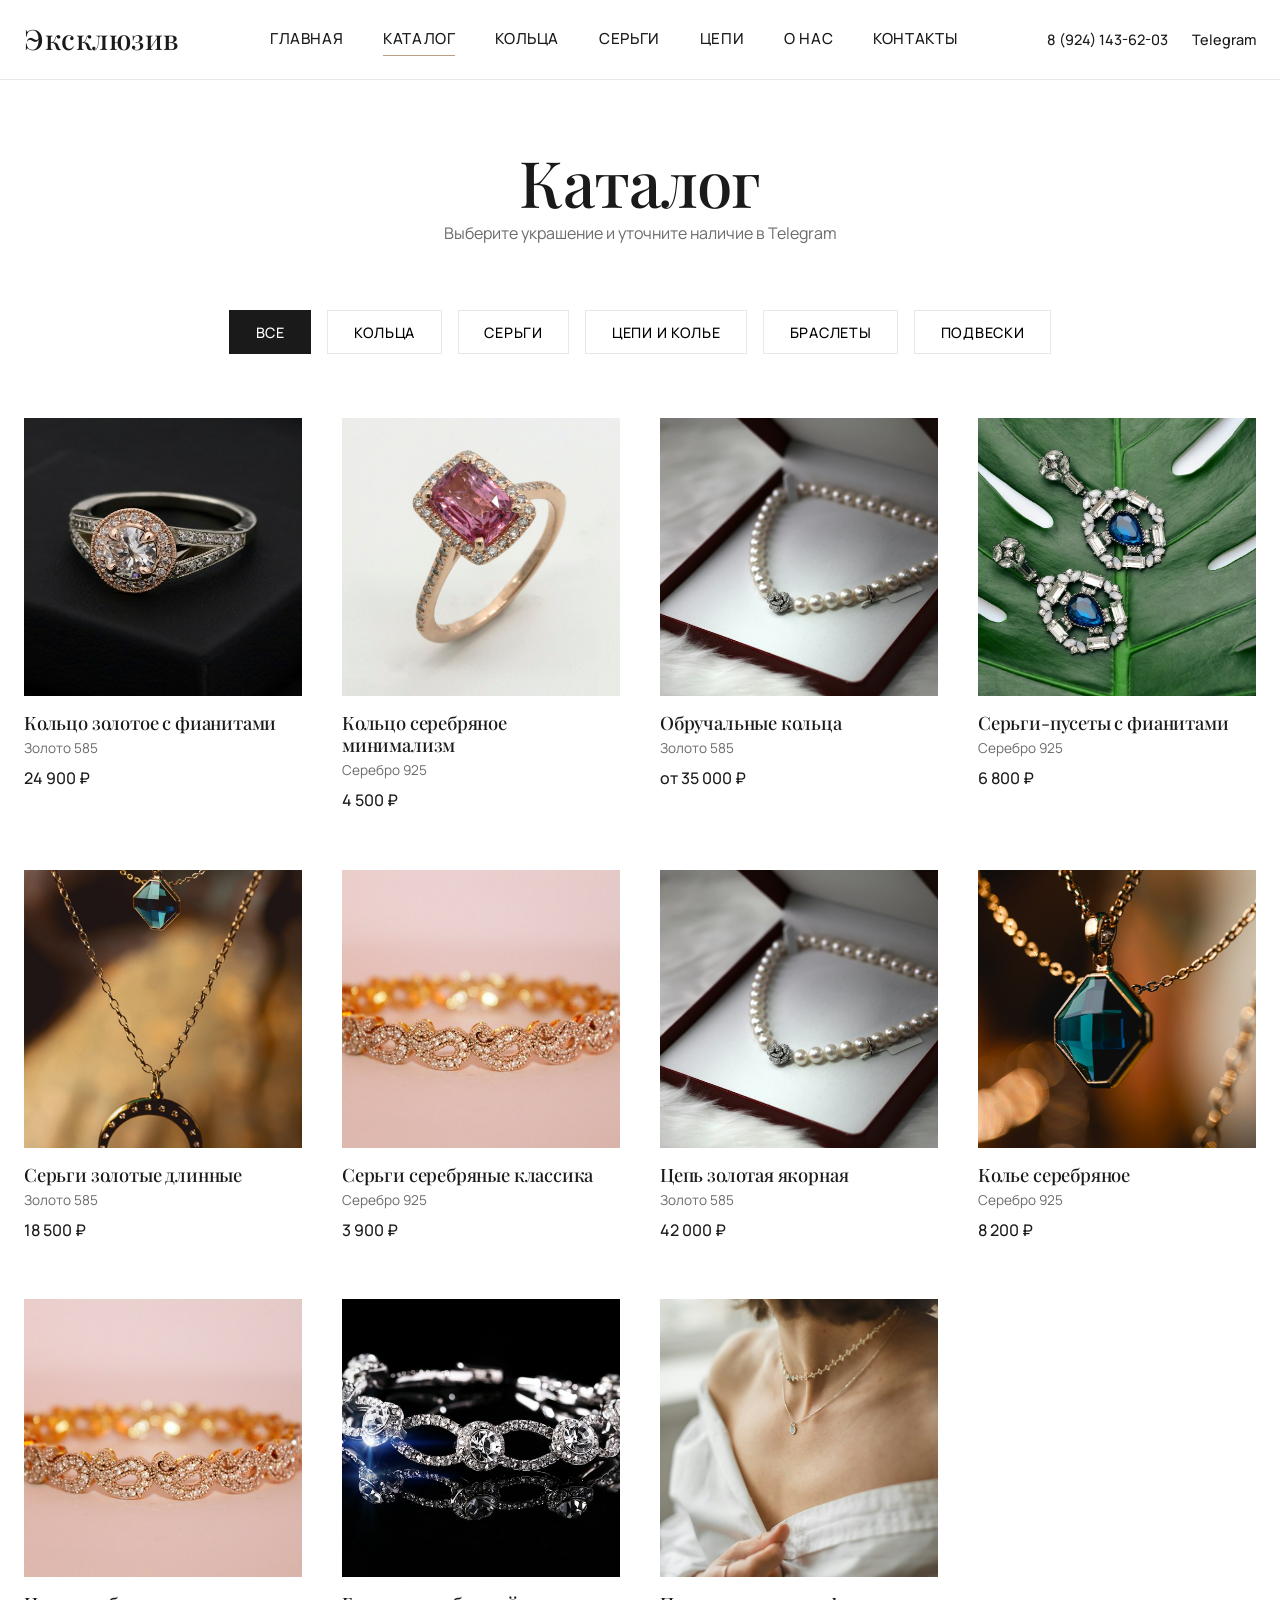
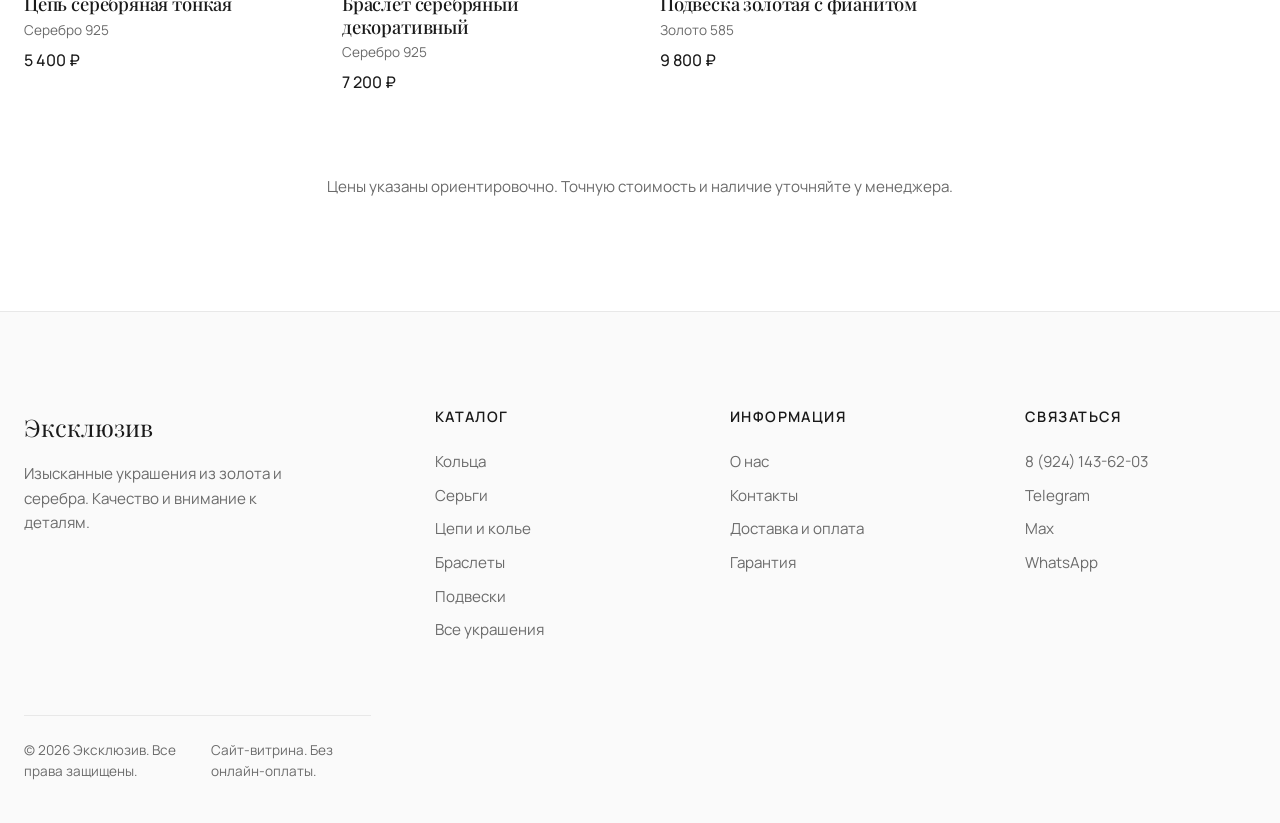
<file: catalog.html>
<!DOCTYPE html>
<html lang="ru">
<head>
  <meta charset="UTF-8">
  <meta name="viewport" content="width=device-width, initial-scale=1.0">
  <title>Каталог — Эксклюзив</title>
  <link rel="icon" type="image/png" href="images/favicon.png">
  <link rel="stylesheet" href="css/styles.css">
</head>
<body>

  <!-- ========== HEADER ========== -->
  <header class="header">
    <div class="container">
      <a href="index.html" class="logo">Эксклюзив</a>

      <button class="burger" aria-label="Меню">
        <span></span>
        <span></span>
        <span></span>
      </button>

      <nav class="nav">
        <a href="index.html">Главная</a>
        <a href="catalog.html" class="active">Каталог</a>
        <a href="catalog.html?category=rings">Кольца</a>
        <a href="catalog.html?category=earrings">Серьги</a>
        <a href="catalog.html?category=chains">Цепи</a>        
        <a href="index.html#about">О нас</a>
        <a href="#contacts">Контакты</a>
      </nav>

      <div class="header-contacts">
        <a href="tel:+79241436203">8 (924) 143-62-03</a>
        <a href="https://t.me/jewerlyexlusivbelogorsk" target="_blank" rel="noopener">Telegram</a>        
      </div>
    </div>
  </header>

  <!-- ========== MAIN ========== -->
  <main>
    <section class="section catalog-section">
      <div class="container">
        <div class="section-title">
          <h1>Каталог</h1>
          <p>Выберите украшение и уточните наличие в Telegram</p>
        </div>

        <!-- Фильтры -->
        <div class="filters">
          <button class="filter-btn active" data-filter="all">Все</button>
          <button class="filter-btn" data-filter="rings">Кольца</button>
          <button class="filter-btn" data-filter="earrings">Серьги</button>
          <button class="filter-btn" data-filter="chains">Цепи и колье</button>
          <button class="filter-btn" data-filter="bracelets">Браслеты</button>
          <button class="filter-btn" data-filter="pendants">Подвески</button>
        </div>

        <!-- Сетка товаров -->
        <div class="products-grid" id="products-grid">
          <!-- Карточки будут подставляться через JS -->
        </div>

        <p class="catalog-note text-muted">Цены указаны ориентировочно. Точную стоимость и наличие уточняйте у менеджера.</p>
      </div>
    </section>
  </main>

  <!-- ========== FOOTER ========== -->
  <footer class="footer" id="contacts">
    <div class="container">
      <div class="footer-col">
        <div class="footer-logo">Эксклюзив</div>
        <p>Изысканные украшения из золота и серебра. Качество и внимание к деталям.</p>
      </div>

      <div class="footer-col">
        <h4>Каталог</h4>
        <ul>
          <li><a href="catalog.html?category=rings">Кольца</a></li>
          <li><a href="catalog.html?category=earrings">Серьги</a></li>
          <li><a href="catalog.html?category=chains">Цепи и колье</a></li>
          <li><a href="catalog.html?category=bracelets">Браслеты</a></li>
          <li><a href="catalog.html?category=pendants">Подвески</a></li>
          <li><a href="catalog.html">Все украшения</a></li>
        </ul>
      </div>

      <div class="footer-col">
        <h4>Информация</h4>
        <ul>
          <li><a href="index.html#about">О нас</a></li>
          <li><a href="#contacts">Контакты</a></li>
          <li><a href="#">Доставка и оплата</a></li>
          <li><a href="#">Гарантия</a></li>
        </ul>
      </div>

      <div class="footer-col">
        <h4>Связаться</h4>
        <ul>
          <li><a href="tel:+79241436203">8 (924) 143-62-03</a></li>
          <li><a href="https://t.me/jewerlyexlusivbelogorsk" target="_blank">Telegram</a></li>
          <li><a href="https://max.ru/channel_exclusiv" target="_blank">Max</a></li>
          <li><a href="https://wa.me/79241436203" target="_blank">WhatsApp</a></li>
        </ul>
      </div>
    </div>

    <div class="container">
      <div class="footer-bottom">
        <span>© 2026 Эксклюзив. Все права защищены.</span>
        <span>Сайт-витрина. Без онлайн-оплаты.</span>
      </div>
    </div>
  </footer>

  <script src="js/main.js"></script>
</body>
</html>
</file>
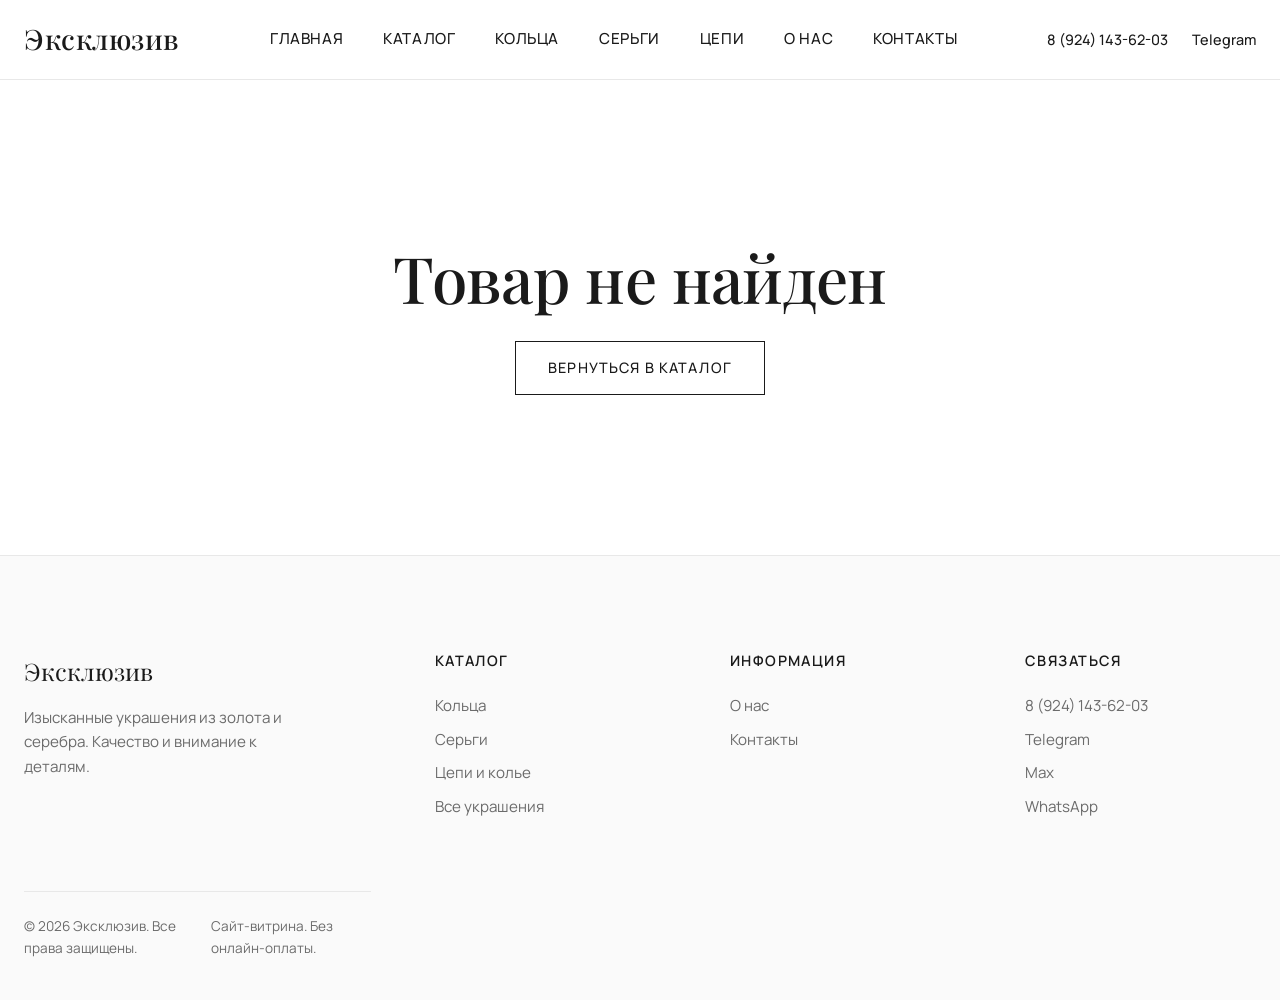
<file: product.html>
<!DOCTYPE html>
<html lang="ru">
<head>
  <meta charset="UTF-8">
  <meta name="viewport" content="width=device-width, initial-scale=1.0">
  <title>Товар — Эксклюзив</title>
  <link rel="icon" type="image/png" href="images/favicon.png">
  <link rel="stylesheet" href="css/styles.css">
</head>
<body>

  <!-- ========== HEADER ========== -->
  <header class="header">
    <div class="container">
      <a href="index.html" class="logo">Эксклюзив</a>

      <button class="burger" aria-label="Меню">
        <span></span>
        <span></span>
        <span></span>
      </button>

      <nav class="nav">
        <a href="index.html">Главная</a>
        <a href="catalog.html">Каталог</a>
        <a href="catalog.html?category=rings">Кольца</a>
        <a href="catalog.html?category=earrings">Серьги</a>
        <a href="catalog.html?category=chains">Цепи</a>        
        <a href="index.html#about">О нас</a>
        <a href="#contacts">Контакты</a>
      </nav>

      <div class="header-contacts">
        <a href="tel:+79241436203">8 (924) 143-62-03</a>
        <a href="https://t.me/jewerlyexlusivbelogorsk" target="_blank" rel="noopener">Telegram</a>        
      </div>
    </div>
  </header>

  <!-- ========== MAIN ========== -->
  <main>
    <section class="section" id="product-page">
      <!-- Контент подставляется через JS -->
    </section>
  </main>

  <!-- ========== FOOTER ========== -->
  <footer class="footer" id="contacts">
    <div class="container">
      <div class="footer-col">
        <div class="footer-logo">Эксклюзив</div>
        <p>Изысканные украшения из золота и серебра. Качество и внимание к деталям.</p>
      </div>

      <div class="footer-col">
        <h4>Каталог</h4>
        <ul>
          <li><a href="catalog.html?category=rings">Кольца</a></li>
          <li><a href="catalog.html?category=earrings">Серьги</a></li>
          <li><a href="catalog.html?category=chains">Цепи и колье</a></li>
          <li><a href="catalog.html">Все украшения</a></li>
        </ul>
      </div>

      <div class="footer-col">
        <h4>Информация</h4>
        <ul>
          <li><a href="index.html#about">О нас</a></li>
          <li><a href="#contacts">Контакты</a></li>
        </ul>
      </div>

      <div class="footer-col">
        <h4>Связаться</h4>
        <ul>
          <li><a href="tel:+79241436203">8 (924) 143-62-03</a></li>
          <li><a href="https://t.me/jewerlyexlusivbelogorsk" target="_blank">Telegram</a></li>
          <li><a href="https://max.ru/channel_exclusiv" target="_blank">Max</a></li>
          <li><a href="https://wa.me/79241436203" target="_blank">WhatsApp</a></li>
        </ul>
      </div>
    </div>

    <div class="container">
      <div class="footer-bottom">
        <span>© 2026 Эксклюзив. Все права защищены.</span>
        <span>Сайт-витрина. Без онлайн-оплаты.</span>
      </div>
    </div>
  </footer>

  <script src="js/main.js"></script>
</body>
</html>
</file>
<file: css/styles.css>
/* ============================================
   Ювелирный бутик — Глобальные стили
   Стиль: минимализм, премиум, много белого пространства,
   тонкие линии, акцент на типографику и фото
   ============================================ */

/* Google Fonts: Playfair Display (заголовки) + Manrope (основной текст) */
@import url('https://fonts.googleapis.com/css2?family=Manrope:wght@300;400;500;600&family=Playfair+Display:ital,wght@0,400;0,500;0,600;1,400&display=swap');

/* ---------- CSS Variables ---------- */
:root {
  /* Цвета */
  --color-bg: #ffffff;
  --color-text: #1a1a1a;
  --color-text-muted: #6b6b6b;
  --color-accent: #b8a07e;          /* мягкое золото */
  --color-accent-dark: #8f7a5e;
  --color-border: #e8e8e8;
  --color-border-thin: #f0f0f0;
  --color-overlay: rgba(0, 0, 0, 0.4);

  /* Типографика */
  --font-heading: 'Playfair Display', Georgia, serif;
  --font-body: 'Manrope', system-ui, -apple-system, sans-serif;

  /* Отступы и размеры */
  --space-xs: 0.5rem;
  --space-sm: 1rem;
  --space-md: 1.5rem;
  --space-lg: 2.5rem;
  --space-xl: 4rem;
  --space-2xl: 6rem;

  --container-width: 1280px;
  --header-height: 80px;

  /* Переходы */
  --transition: 0.3s ease;
}

/* ---------- Reset & Base ---------- */
*,
*::before,
*::after {
  box-sizing: border-box;
  margin: 0;
  padding: 0;
}

html {
  scroll-behavior: smooth;
  font-size: 16px;
}

body {
  font-family: var(--font-body);
  font-weight: 400;
  color: var(--color-text);
  background-color: var(--color-bg);
  line-height: 1.6;
  -webkit-font-smoothing: antialiased;
  -moz-osx-font-smoothing: grayscale;
}

img {
  max-width: 100%;
  height: auto;
  display: block;
}

a {
  color: inherit;
  text-decoration: none;
  transition: color var(--transition);
}

a:hover {
  color: var(--color-accent);
}

ul, ol {
  list-style: none;
}

button {
  font-family: inherit;
  cursor: pointer;
  border: none;
  background: none;
}

/* ---------- Typography ---------- */
h1, h2, h3, h4, h5, h6 {
  font-family: var(--font-heading);
  font-weight: 500;
  line-height: 1.2;
  letter-spacing: -0.01em;
}

h1 { font-size: clamp(2.5rem, 5vw, 4rem); }
h2 { font-size: clamp(2rem, 4vw, 3rem); }
h3 { font-size: clamp(1.5rem, 3vw, 2rem); }

p {
  margin-bottom: 1em;
  color: var(--color-text);
}

.text-muted {
  color: var(--color-text-muted);
  font-size: 0.95rem;
}

.uppercase {
  text-transform: uppercase;
  letter-spacing: 0.12em;
  font-size: 0.85rem;
  font-weight: 500;
}

/* ---------- Layout ---------- */
.container {
  width: 100%;
  max-width: var(--container-width);
  margin: 0 auto;
  padding: 0 var(--space-md);
}

.section {
  padding: var(--space-2xl) 0;
}

.section-title {
  text-align: center;
  margin-bottom: var(--space-xl);
}

.section-title h2 {
  margin-bottom: var(--space-sm);
}

.section-title p {
  max-width: 600px;
  margin: 0 auto;
  color: var(--color-text-muted);
}

/* ---------- Header ---------- */
.header {
  position: sticky;
  top: 0;
  z-index: 1000;
  background: rgba(255, 255, 255, 0.95);
  backdrop-filter: blur(10px);
  border-bottom: 1px solid var(--color-border);
  height: var(--header-height);
  display: flex;
  align-items: center;
}

.header .container {
  display: flex;
  align-items: center;
  justify-content: space-between;
  height: 100%;
}

.logo {
  font-family: var(--font-heading);
  font-size: 1.75rem;
  font-weight: 500;
  letter-spacing: 0.02em;
  color: var(--color-text);
}

.logo span {
  color: var(--color-accent);
}

.nav {
  display: flex;
  align-items: center;
  gap: var(--space-lg);
}

.nav a {
  font-size: 0.95rem;
  font-weight: 500;
  letter-spacing: 0.04em;
  text-transform: uppercase;
  position: relative;
}

.nav a::after {
  content: '';
  position: absolute;
  bottom: -4px;
  left: 0;
  width: 0;
  height: 1px;
  background: var(--color-accent);
  transition: width var(--transition);
}

.nav a:hover::after,
.nav a.active::after {
  width: 100%;
}

.header-contacts {
  display: flex;
  align-items: center;
  gap: var(--space-md);
  font-size: 0.9rem;
}

.header-contacts a {
  font-weight: 500;
}

/* Burger */
.burger {
  display: none;
  flex-direction: column;
  justify-content: center;
  gap: 5px;
  width: 28px;
  height: 28px;
  background: none;
  border: none;
  cursor: pointer;
  z-index: 1001;
}

.burger span {
  display: block;
  height: 1.5px;
  width: 100%;
  background: var(--color-text);
  transition: all 0.3s ease;
}

.burger.active span:nth-child(1) {
  transform: translateY(6.5px) rotate(45deg);
}

.burger.active span:nth-child(2) {
  opacity: 0;
}

.burger.active span:nth-child(3) {
  transform: translateY(-6.5px) rotate(-45deg);
}

body.menu-open {
  overflow: hidden;
}

/* ---------- Footer ---------- */
.footer {
  background: #fafafa;
  border-top: 1px solid var(--color-border);
  padding: var(--space-2xl) 0 var(--space-lg);
  margin-top: auto;
}

.footer .container {
  display: grid;
  grid-template-columns: 1.5fr 1fr 1fr 1fr;
  gap: var(--space-xl);
}

.footer-logo {
  font-family: var(--font-heading);
  font-size: 1.5rem;
  margin-bottom: var(--space-sm);
}

.footer p {
  color: var(--color-text-muted);
  font-size: 0.95rem;
  max-width: 280px;
}

.footer h4 {
  font-family: var(--font-body);
  font-size: 0.9rem;
  text-transform: uppercase;
  letter-spacing: 0.1em;
  margin-bottom: var(--space-md);
  font-weight: 600;
}

.footer ul li {
  margin-bottom: var(--space-xs);
}

.footer ul li a {
  color: var(--color-text-muted);
  font-size: 0.95rem;
}

.footer ul li a:hover {
  color: var(--color-accent);
}

.footer-bottom {
  margin-top: var(--space-xl);
  padding-top: var(--space-md);
  border-top: 1px solid var(--color-border);
  display: flex;
  justify-content: space-between;
  align-items: center;
  font-size: 0.85rem;
  color: var(--color-text-muted);
}

/* ---------- Buttons ---------- */
.btn {
  display: inline-flex;
  align-items: center;
  justify-content: center;
  padding: 0.9rem 2rem;
  font-size: 0.9rem;
  font-weight: 500;
  letter-spacing: 0.08em;
  text-transform: uppercase;
  border: 1px solid var(--color-text);
  transition: all var(--transition);
}

.btn:hover {
  background: var(--color-text);
  color: white;
}

.btn-accent {
  background: var(--color-accent);
  border-color: var(--color-accent);
  color: white;
}

.btn-accent:hover {
  background: var(--color-accent-dark);
  border-color: var(--color-accent-dark);
}

/* ---------- Hero ---------- */
.hero {
  position: relative;
  min-height: 85vh;
  display: flex;
  align-items: center;
  background: url('https://images.unsplash.com/photo-1611591437281-460bfbe1220a?w=1600&q=80') center/cover no-repeat;
  color: white;
}

.hero-overlay {
  position: absolute;
  inset: 0;
  background: rgba(0, 0, 0, 0.35);
}

.hero-content {
  position: relative;
  z-index: 2;
  text-align: center;
  max-width: 800px;
  margin: 0 auto;
}

.hero-subtitle {
  margin-bottom: var(--space-sm);
  letter-spacing: 0.2em;
}

.hero h1 {
  margin-bottom: var(--space-md);
  font-size: clamp(3.5rem, 8vw, 6rem);
}

.hero-description {
  font-size: 1.15rem;
  margin-bottom: var(--space-lg);
  max-width: 560px;
  margin-left: auto;
  margin-right: auto;
  opacity: 0.95;
}

/* ---------- Categories ---------- */
.categories {
  display: grid;
  grid-template-columns: repeat(3, 1fr);
  gap: var(--space-md);
}

.category-card {
  position: relative;
  overflow: hidden;
  display: block;
  text-align: center;
}

.category-image {
  aspect-ratio: 3/4;
  overflow: hidden;
  margin-bottom: var(--space-sm);
}

.category-image img {
  width: 100%;
  height: 100%;
  object-fit: cover;
  transition: transform 0.6s ease;
}

.category-card:hover img {
  transform: scale(1.05);
}

.category-card h3 {
  font-size: 1.5rem;
  font-weight: 500;
}

/* ---------- Advantages ---------- */
.advantages {
  background: #fafafa;
}

.advantages-grid {
  display: grid;
  grid-template-columns: repeat(4, 1fr);
  gap: var(--space-lg);
}

.advantage {
  text-align: center;
  padding: var(--space-md);
}

.advantage-number {
  font-family: var(--font-heading);
  font-size: 2.5rem;
  color: var(--color-accent);
  margin-bottom: var(--space-sm);
  opacity: 0.7;
}

.advantage h3 {
  margin-bottom: var(--space-sm);
  font-size: 1.35rem;
}

.advantage p {
  color: var(--color-text-muted);
  font-size: 0.95rem;
}

/* ---------- About ---------- */
.about-grid {
  display: grid;
  grid-template-columns: 1fr 1fr;
  gap: var(--space-xl);
  align-items: center;
}

.about-image {
  aspect-ratio: 4/5;
  overflow: hidden;
}

.about-image img {
  width: 100%;
  height: 100%;
  object-fit: cover;
}

.about-content .uppercase {
  margin-bottom: var(--space-sm);
  color: var(--color-accent);
}

.about-content h2 {
  margin-bottom: var(--space-md);
}

.about-content p {
  margin-bottom: var(--space-md);
  color: var(--color-text-muted);
}

/* ---------- Catalog ---------- */
.catalog-section {
  padding-top: var(--space-xl);
}

.filters {
  display: flex;
  justify-content: center;
  gap: var(--space-sm);
  margin-bottom: var(--space-xl);
  flex-wrap: wrap;
}

.filter-btn {
  padding: 0.7rem 1.6rem;
  border: 1px solid var(--color-border);
  font-size: 0.9rem;
  font-weight: 500;
  letter-spacing: 0.05em;
  text-transform: uppercase;
  transition: all var(--transition);
  background: white;
}

.filter-btn:hover,
.filter-btn.active {
  background: var(--color-text);
  color: white;
  border-color: var(--color-text);
}

.products-grid {
  display: grid;
  grid-template-columns: repeat(auto-fill, minmax(260px, 1fr));
  gap: var(--space-lg);
  margin-bottom: var(--space-xl);
}

.product-card {
  display: block;
  transition: transform var(--transition);
}

.product-card:hover {
  transform: translateY(-4px);
}

.product-image {
  aspect-ratio: 1;
  overflow: hidden;
  background: #f7f7f7;
  margin-bottom: var(--space-sm);
}

.product-image img {
  width: 100%;
  height: 100%;
  object-fit: cover;
  transition: transform 0.5s ease;
}

.product-card:hover img {
  transform: scale(1.04);
}

.product-info h3 {
  font-size: 1.15rem;
  margin-bottom: 0.25rem;
  font-weight: 500;
}

.product-material {
  color: var(--color-text-muted);
  font-size: 0.85rem;
  margin-bottom: 0.4rem;
}

.product-price {
  font-weight: 500;
  font-size: 1rem;
}

.catalog-note {
  text-align: center;
  margin-top: var(--space-lg);
}

/* ---------- Product Page ---------- */
.product-layout {
  display: grid;
  grid-template-columns: 1.1fr 0.9fr;
  gap: var(--space-xl);
  align-items: start;
}

.gallery-main {
  aspect-ratio: 1;
  background: #f7f7f7;
  overflow: hidden;
  margin-bottom: var(--space-sm);
  position: relative;
}

.gallery-main img {
  width: 100%;
  height: 100%;
  object-fit: cover;
  position: absolute;
  inset: 0;
  opacity: 0;
  transition: opacity 0.3s ease;
}

.gallery-main img.active {
  opacity: 1;
  position: relative;
}

.gallery-thumbs {
  display: flex;
  gap: var(--space-sm);
}

.gallery-thumbs .thumb {
  width: 80px;
  height: 80px;
  object-fit: cover;
  cursor: pointer;
  border: 1px solid transparent;
  opacity: 0.7;
  transition: all var(--transition);
}

.gallery-thumbs .thumb.active,
.gallery-thumbs .thumb:hover {
  opacity: 1;
  border-color: var(--color-accent);
}

.product-details .uppercase {
  color: var(--color-accent);
  margin-bottom: var(--space-sm);
}

.product-details h1 {
  margin-bottom: var(--space-md);
  font-size: clamp(2rem, 4vw, 2.75rem);
}

.product-price-large {
  font-size: 1.75rem;
  font-weight: 500;
  margin-bottom: var(--space-md);
}

.product-desc {
  color: var(--color-text-muted);
  margin-bottom: var(--space-lg);
  line-height: 1.7;
}

.product-specs {
  border-top: 1px solid var(--color-border);
  border-bottom: 1px solid var(--color-border);
  margin-bottom: var(--space-lg);
}

.product-specs div {
  display: flex;
  justify-content: space-between;
  padding: 0.9rem 0;
  border-bottom: 1px solid var(--color-border-thin);
  font-size: 0.95rem;
}

.product-specs div:last-child {
  border-bottom: none;
}

.product-specs span {
  color: var(--color-text-muted);
}

.product-note {
  margin-top: var(--space-md);
  font-size: 0.85rem;
  color: var(--color-text-muted);
}

@media (max-width: 900px) {
  .product-layout {
    grid-template-columns: 1fr;
    gap: var(--space-lg);
  }
}

@media (max-width: 640px) {
  .products-grid {
    grid-template-columns: 1fr 1fr;
    gap: var(--space-md);
  }

  .product-info h3 {
    font-size: 1rem;
  }
}

@media (max-width: 992px) {
  .categories,
  .advantages-grid {
    grid-template-columns: 1fr 1fr;
  }

  .about-grid {
    grid-template-columns: 1fr;
    gap: var(--space-lg);
  }

  .about-image {
    max-height: 500px;
  }
}

@media (max-width: 640px) {
  .categories,
  .advantages-grid {
    grid-template-columns: 1fr;
  }

  .hero {
    min-height: 75vh;
  }

  .hero h1 {
    font-size: 3rem;
  }
}

@media (max-width: 992px) {
  .burger {
    display: flex;
  }

  .nav {
    position: fixed;
    top: 0;
    right: 0;
    width: 280px;
    height: 100vh;
    background: white;
    flex-direction: column;
    justify-content: center;
    align-items: flex-start;
    padding: 2rem;
    gap: 1.5rem;
    transform: translateX(100%);
    transition: transform 0.35s ease;
    box-shadow: -4px 0 20px rgba(0,0,0,0.08);
    display: flex;
    z-index: 1000;
  }

  .nav.open {
    transform: translateX(0);
  }

  .nav a {
    font-size: 1.1rem;
  }

  .header-contacts {
    display: none;
  }

  .footer .container {
    grid-template-columns: 1fr 1fr;
    gap: var(--space-lg);
  }
}

@media (max-width: 640px) {
  .footer .container {
    grid-template-columns: 1fr;
  }

  .footer-bottom {
    flex-direction: column;
    gap: var(--space-sm);
    text-align: center;
  }

  :root {
    --header-height: 70px;
  }
}
</file>
